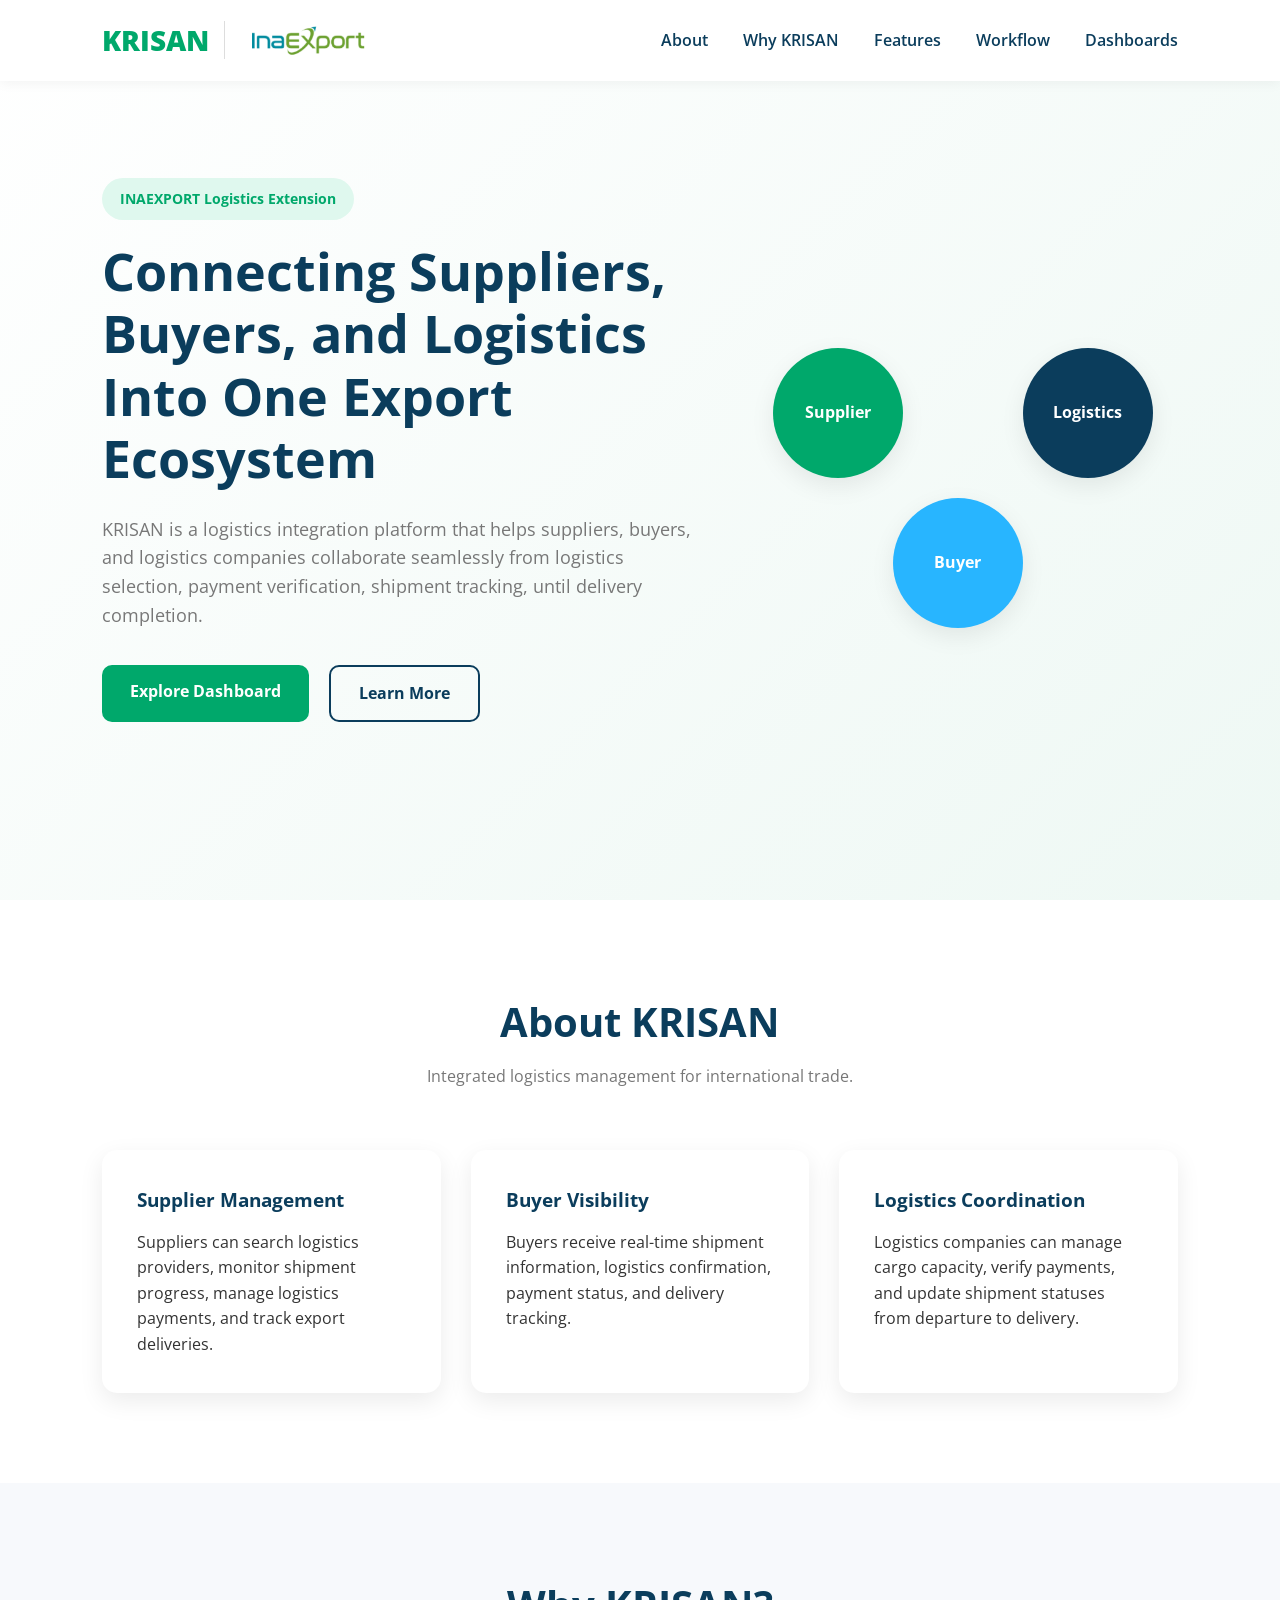
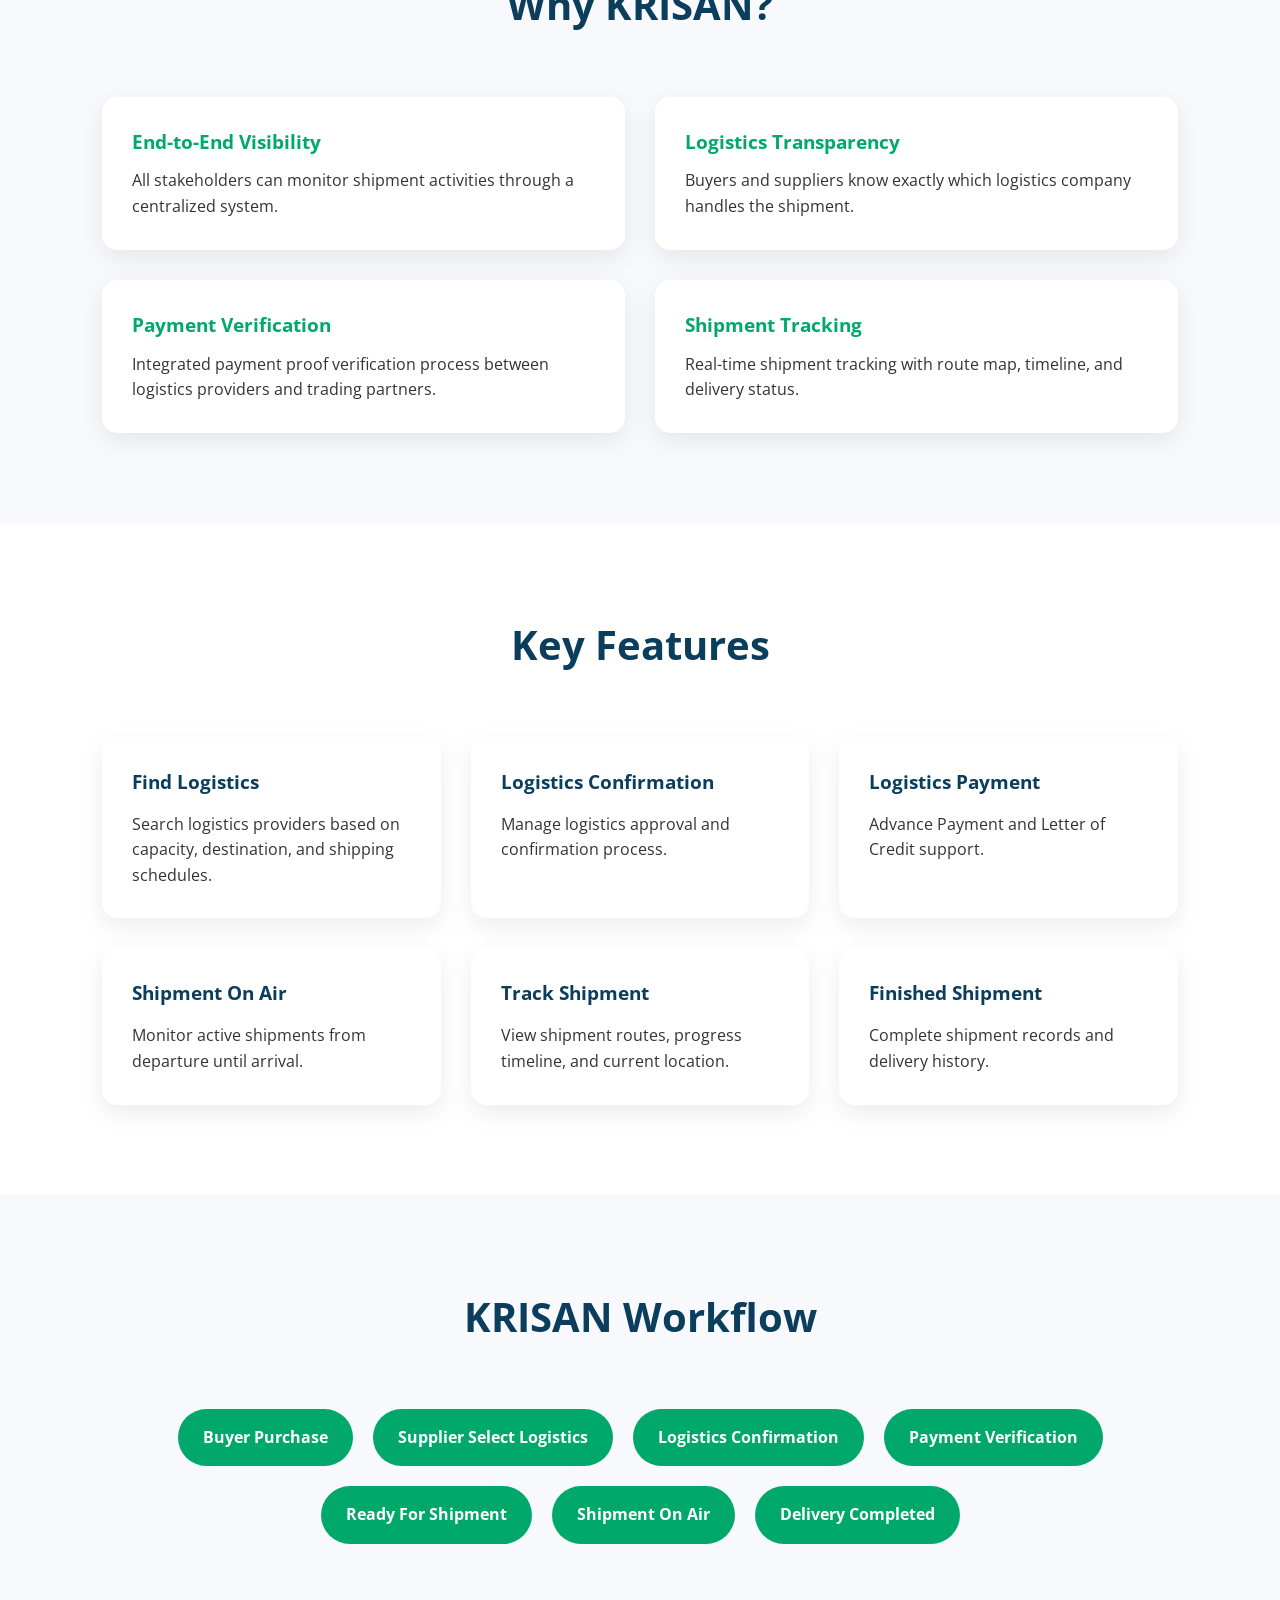
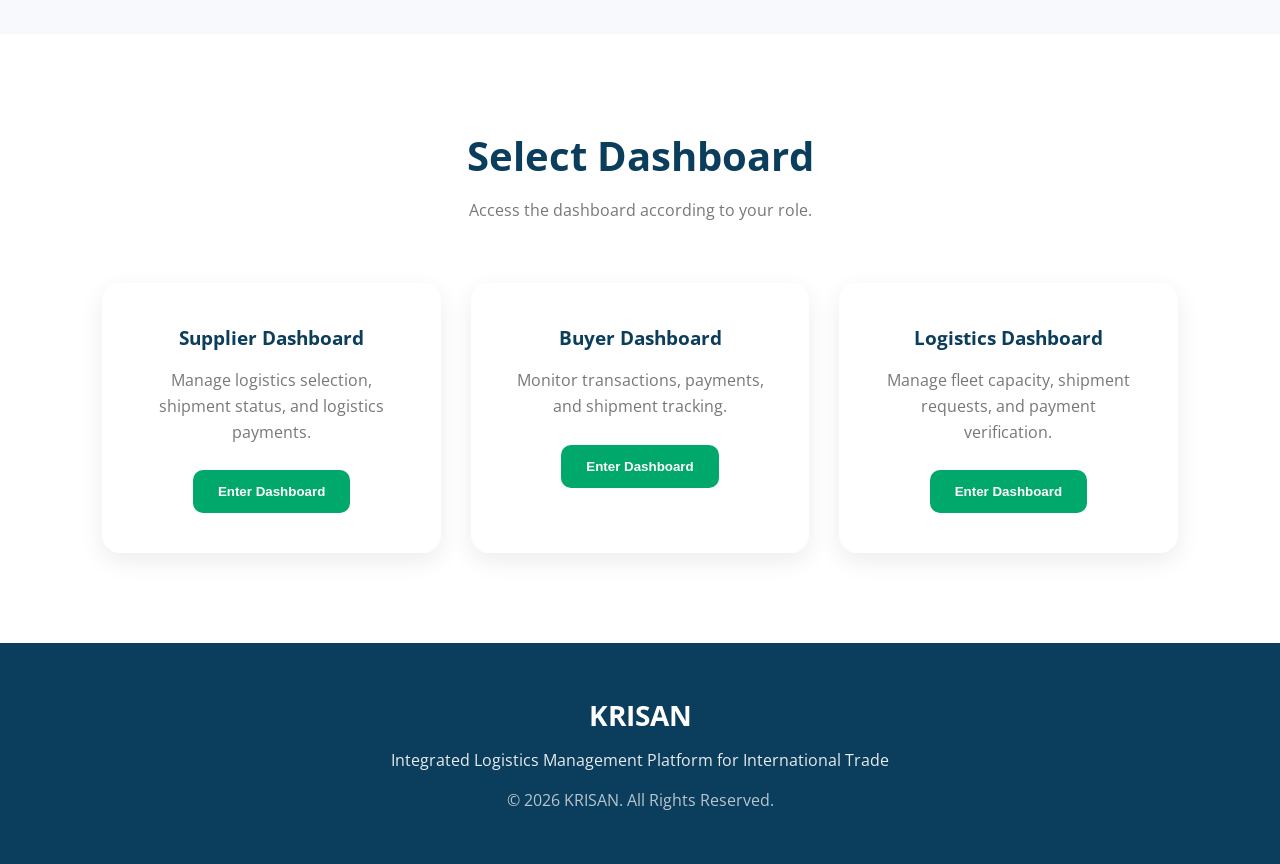
<file: index.html>
<!DOCTYPE html>
<html lang="en">
<head>
    <meta charset="UTF-8">
    <meta name="viewport" content="width=device-width, initial-scale=1.0">
    <title>KRISAN - Logistics Integration Platform</title>

    <!-- Open Sans -->
    <link href="https://fonts.googleapis.com/css2?family=Open+Sans:wght@300;400;500;600;700;800&display=swap" rel="stylesheet">

    <link rel="stylesheet" href="style.css">
</head>
<body>

    <!-- ================= NAVBAR ================= -->

    <nav class="navbar">

    <div class="nav-brand">
    <div class="logo">KRISAN</div>

    <div class="partner-logo">
        <img src="assets/images/inaexport.png"
             alt="InaExport"
             class="inaexport-logo">
    </div>
</div>

    <ul class="nav-links">
        <li><a href="#about">About</a></li>
        <li><a href="#why">Why KRISAN</a></li>
        <li><a href="#features">Features</a></li>
        <li><a href="#workflow">Workflow</a></li>
        <li><a href="#dashboards">Dashboards</a></li>
    </ul>

</nav>

    <!-- ================= HERO ================= -->

    <section class="hero">

        <div class="hero-content">

            <span class="hero-badge">
                INAEXPORT Logistics Extension
            </span>

            <h1>
                Connecting Suppliers, Buyers, and Logistics
                Into One Export Ecosystem
            </h1>

            <p>
                KRISAN is a logistics integration platform that helps
                suppliers, buyers, and logistics companies collaborate
                seamlessly from logistics selection, payment verification,
                shipment tracking, until delivery completion.
            </p>

            <div class="hero-buttons">
                <a href="#dashboards" class="btn-primary">
                    Explore Dashboard
                </a>

                <a href="#workflow" class="btn-secondary">
                    Learn More
                </a>
            </div>

        </div>

        <div class="hero-illustration">

            <div class="network-box">

                <div class="node supplier">
                    Supplier
                </div>

                <div class="node logistics">
                    Logistics
                </div>

                <div class="node buyer">
                    Buyer
                </div>

            </div>

        </div>

    </section>

    <!-- ================= ABOUT ================= -->

    <section id="about" class="section">

        <div class="section-header">
            <h2>About KRISAN</h2>
            <p>Integrated logistics management for international trade.</p>
        </div>

        <div class="about-grid">

            <div class="about-card">
                <h3>Supplier Management</h3>
                <p>
                    Suppliers can search logistics providers,
                    monitor shipment progress, manage logistics payments,
                    and track export deliveries.
                </p>
            </div>

            <div class="about-card">
                <h3>Buyer Visibility</h3>
                <p>
                    Buyers receive real-time shipment information,
                    logistics confirmation, payment status,
                    and delivery tracking.
                </p>
            </div>

            <div class="about-card">
                <h3>Logistics Coordination</h3>
                <p>
                    Logistics companies can manage cargo capacity,
                    verify payments, and update shipment statuses
                    from departure to delivery.
                </p>
            </div>

        </div>

    </section>

    <!-- ================= WHY KRISAN ================= -->

    <section id="why" class="section light">

        <div class="section-header">
            <h2>Why KRISAN?</h2>
        </div>

        <div class="why-container">

            <div class="why-item">
                <h3>End-to-End Visibility</h3>
                <p>
                    All stakeholders can monitor shipment activities
                    through a centralized system.
                </p>
            </div>

            <div class="why-item">
                <h3>Logistics Transparency</h3>
                <p>
                    Buyers and suppliers know exactly which logistics
                    company handles the shipment.
                </p>
            </div>

            <div class="why-item">
                <h3>Payment Verification</h3>
                <p>
                    Integrated payment proof verification process
                    between logistics providers and trading partners.
                </p>
            </div>

            <div class="why-item">
                <h3>Shipment Tracking</h3>
                <p>
                    Real-time shipment tracking with route map,
                    timeline, and delivery status.
                </p>
            </div>

        </div>

    </section>

    <!-- ================= FEATURES ================= -->

    <section id="features" class="section">

        <div class="section-header">
            <h2>Key Features</h2>
        </div>

        <div class="features-grid">

            <div class="feature-card">
                <h3>Find Logistics</h3>
                <p>
                    Search logistics providers based on capacity,
                    destination, and shipping schedules.
                </p>
            </div>

            <div class="feature-card">
                <h3>Logistics Confirmation</h3>
                <p>
                    Manage logistics approval and confirmation process.
                </p>
            </div>

            <div class="feature-card">
                <h3>Logistics Payment</h3>
                <p>
                    Advance Payment and Letter of Credit support.
                </p>
            </div>

            <div class="feature-card">
                <h3>Shipment On Air</h3>
                <p>
                    Monitor active shipments from departure until arrival.
                </p>
            </div>

            <div class="feature-card">
                <h3>Track Shipment</h3>
                <p>
                    View shipment routes, progress timeline,
                    and current location.
                </p>
            </div>

            <div class="feature-card">
                <h3>Finished Shipment</h3>
                <p>
                    Complete shipment records and delivery history.
                </p>
            </div>

        </div>

    </section>

    <!-- ================= WORKFLOW ================= -->

    <section id="workflow" class="section light">

        <div class="section-header">
            <h2>KRISAN Workflow</h2>
        </div>

        <div class="workflow">

            <div class="workflow-step">
                Buyer Purchase
            </div>

            <div class="workflow-step">
                Supplier Select Logistics
            </div>

            <div class="workflow-step">
                Logistics Confirmation
            </div>

            <div class="workflow-step">
                Payment Verification
            </div>

            <div class="workflow-step">
                Ready For Shipment
            </div>

            <div class="workflow-step">
                Shipment On Air
            </div>

            <div class="workflow-step">
                Delivery Completed
            </div>

        </div>

    </section>

    <!-- ================= DASHBOARDS ================= -->

    <section id="dashboards" class="section">

        <div class="section-header">
            <h2>Select Dashboard</h2>
            <p>
                Access the dashboard according to your role.
            </p>
        </div>

        <div class="dashboard-grid">

            <div class="dashboard-card">

                <h3>Supplier Dashboard</h3>

                <p>
                    Manage logistics selection, shipment status,
                    and logistics payments.
                </p>

                <button onclick="goSupplier()">
                    Enter Dashboard
                </button>

            </div>

            <div class="dashboard-card">

                <h3>Buyer Dashboard</h3>

                <p>
                    Monitor transactions, payments,
                    and shipment tracking.
                </p>

                <button onclick="goBuyer()">
                    Enter Dashboard
                </button>

            </div>

            <div class="dashboard-card">

                <h3>Logistics Dashboard</h3>

                <p>
                    Manage fleet capacity, shipment requests,
                    and payment verification.
                </p>
                
                <button onclick="goLogistics()">
                    Enter Dashboard
                </button>

            </div>

        </div>

    </section>

    <!-- ================= FOOTER ================= -->

    <footer>

        <h3>KRISAN</h3>

        <p>
            Integrated Logistics Management Platform for International Trade
        </p>

        <p class="copyright">
            © 2026 KRISAN. All Rights Reserved.
        </p>

    </footer>

    <script src="script.js"></script>

</body>
</html>
</file>
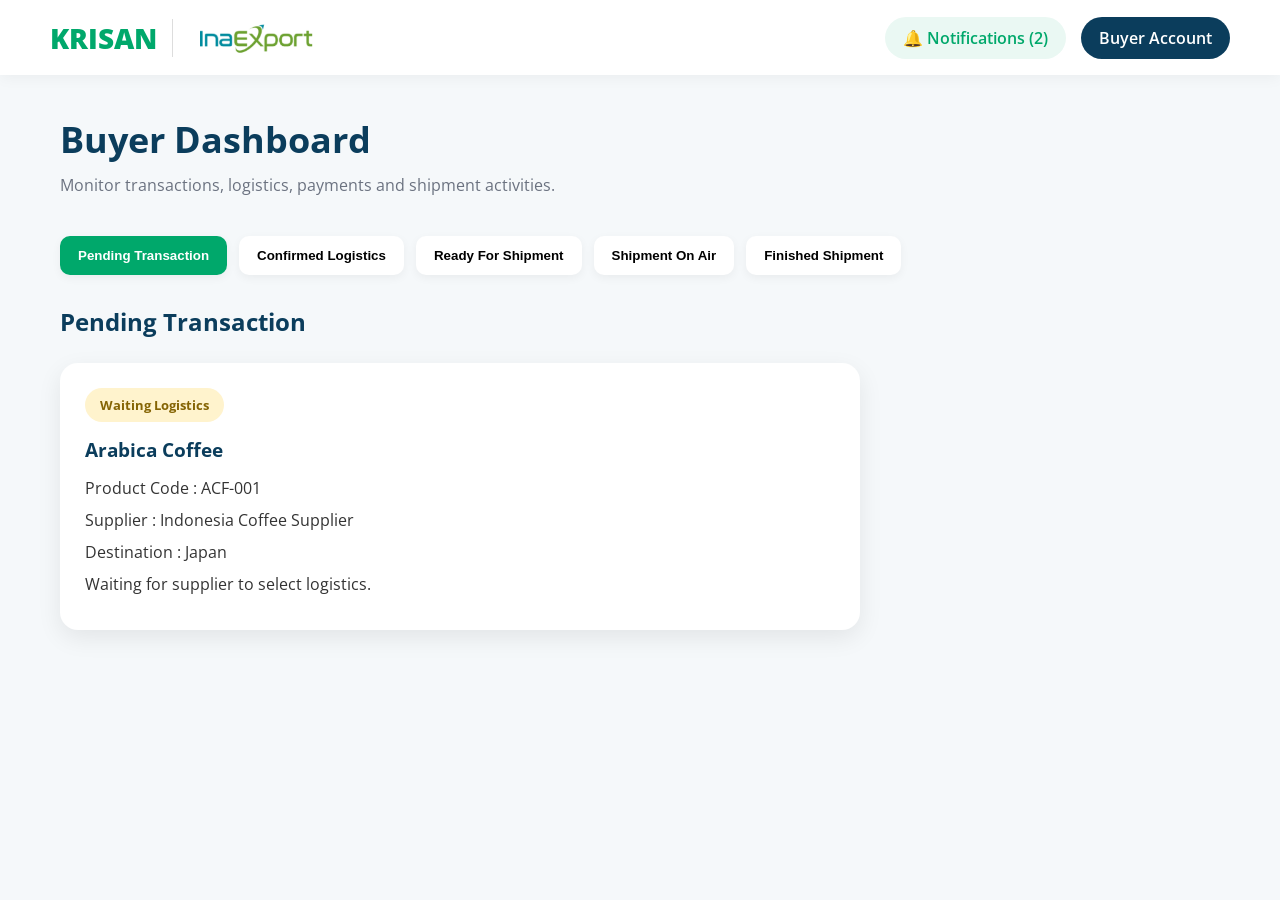
<file: buyer-dashboard/index.html>
<!DOCTYPE html>
<html lang="en">

<head>

    <meta charset="UTF-8">

    <meta name="viewport"
        content="width=device-width, initial-scale=1.0">

    <title>
        Buyer Dashboard | KRISAN
    </title>

    <link href="https://fonts.googleapis.com/css2?family=Open+Sans:wght@300;400;500;600;700;800&display=swap"
        rel="stylesheet">

    <link rel="stylesheet" href="style.css">

</head>

<body>

    <!-- ================= NAVBAR ================= -->

    <nav class="navbar">

    <div class="nav-brand">
        <div class="logo">
            KRISAN
        </div>

        <div class="partner-logo">
            <img src="../assets/images/inaexport.png"
                 alt="InaExport"
                 class="inaexport-logo">
        </div>
    </div>

    <div class="nav-right">
        <div class="notification">
            🔔 Notifications
        </div>

        <div class="profile">
            Buyer Account
        </div>
    </div>

</nav>

    <!-- ================= HEADER ================= -->

    <section class="dashboard-header">

        <h1>
            Buyer Dashboard
        </h1>

        <p>
            Monitor transactions, logistics,
            payments and shipment activities.
        </p>

    </section>

    <!-- ================= MENU ================= -->

    <section class="dashboard-menu">

        <button class="menu-btn active"
            data-target="pending">

            Pending Transaction

        </button>

        <button class="menu-btn"
            data-target="confirmed">

            Confirmed Logistics

        </button>

        <button class="menu-btn"
            data-target="ready">

            Ready For Shipment

        </button>

        <button class="menu-btn"
            data-target="onair">

            Shipment On Air

        </button>

        <button class="menu-btn"
            data-target="finished">

            Finished Shipment

        </button>

    </section>

    <!-- ====================================== -->
    <!-- PENDING TRANSACTION -->
    <!-- ====================================== -->

    <section id="pending"
        class="dashboard-section active-section">

        <h2>
            Pending Transaction
        </h2>

        <div class="goods-card">

            <span class="status waiting">

                Waiting Logistics

            </span>

            <h3>
                Arabica Coffee
            </h3>

            <p>
                Product Code :
                ACF-001
            </p>

            <p>
                Supplier :
                Indonesia Coffee Supplier
            </p>

            <p>
                Destination :
                Japan
            </p>

            <p>
                Waiting for supplier to select logistics.
            </p>

        </div>

    </section>

    <!-- ====================================== -->
    <!-- CONFIRMED LOGISTICS -->
    <!-- ====================================== -->

    <section id="confirmed" class="dashboard-section">

    <div class="double-section">

        <div class="confirmed-card">

            <h2>Confirmed Logistics</h2>

            <div class="info-card">

                <h3>Arabica Coffee</h3>

                <p>Product Code : ACF-001</p>

                <p>Buyer : Tokyo Trading Ltd.</p>

                <hr>

                <h4>Logistics Information</h4>

                <p>Logistics : Ship A</p>

                <p>Departure Date : 15 June 2026</p>

                <p>ETA Arrival : 25 June 2026</p>

            </div>

        </div>

        <div class="payment-card-wrapper">

            <h2>Logistics Payment</h2>

            <div class="payment-card">

                <p>
                    <strong>Payment Responsibility:</strong>
                    Supplier Pays Logistics
                </p>

                <label>Payment Method</label>

                <select>
                    <option>Advance Payment</option>
                    <option>Letter Of Credit</option>
                </select>

                <label>Upload Payment Proof</label>

                <input type="file">

                <div class="warning">
                    Please upload payment proof
                    before departure date.
                </div>

                <button class="submit-btn">
                    Submit Payment
                </button>

            </div>

        </div>

    </div>

</section>

    <!-- ====================================== -->
    <!-- READY -->
    <!-- ====================================== -->

    <section id="ready"
        class="dashboard-section">

        <h2>
            Ready For Shipment
        </h2>

        <div class="info-card">

            <span class="status confirmed">

                Ready For Shipment

            </span>

            <h3>
                Arabica Coffee
            </h3>

            <p>
                Logistics :
                Ship A
            </p>

            <p>
                Payment verified.
            </p>

            <p>
                Waiting departure schedule
                or full capacity.
            </p>

        </div>

    </section>

    <!-- ====================================== -->
    <!-- ON AIR -->
    <!-- ====================================== -->

    <section id="onair"
        class="dashboard-section">

        <h2>
            Shipment On Air
        </h2>

        <div class="info-card">

            <span class="status confirmed">

                In Transit

            </span>

            <h3>
                Arabica Coffee
            </h3>

            <p>
                Logistics :
                Ship A
            </p>

            <p>
                ETA :
                25 June 2026
            </p>

            <button class="track-btn">

                Track Shipment

            </button>

        </div>

    </section>

    <!-- ====================================== -->
    <!-- FINISHED -->
    <!-- ====================================== -->

    <section id="finished"
        class="dashboard-section">

        <h2>
            Finished Shipment
        </h2>

        <div class="info-card">

            <span class="status delivered">

                Delivered

            </span>

            <h3>
                Arabica Coffee
            </h3>

            <p>
                Delivered Date :
                25 June 2026
            </p>

        </div>

    </section>

    <!-- ====================================== -->
    <!-- TRACKING MODAL -->
    <!-- ====================================== -->

    <div id="trackingModal" class="modal">

    <div class="modal-content">

        <span class="close-track">&times;</span>

        <h2>Shipment Tracking</h2>

        <!-- MAP AREA (GOOGLE MAPS) -->
        <div class="map-placeholder">

            <iframe
                src="https://www.google.com/maps/embed?pb=!1m18!1m12!1m3!1d253840.4913203938!2d106.689431!3d-6.2293867!2m3!1f0!2f0!3f0!3m2!1i1024!2i768!4f13.1!3m3!1m2!1s0x2e69f3e0c1a7f6d7%3A0x401576d14fed400!2sJakarta!5e0!3m2!1sen!2sid!4v0000000000000"
                width="100%"
                height="300"
                style="border:0; border-radius:12px;"
                allowfullscreen=""
                loading="lazy"
                referrerpolicy="no-referrer-when-downgrade">
            </iframe>

        </div>

        <!-- TIMELINE -->
        <div class="tracking-timeline">

            <div>📍 Jakarta Port</div>
            <div>🚢 Singapore Waters</div>
            <div>🎯 Singapore Port</div>
            <div>🏡 Buyer Warehouse</div>

        </div>

    </div>

</div>
    <script src="app.js"></script>

</body>

</html>
</file>
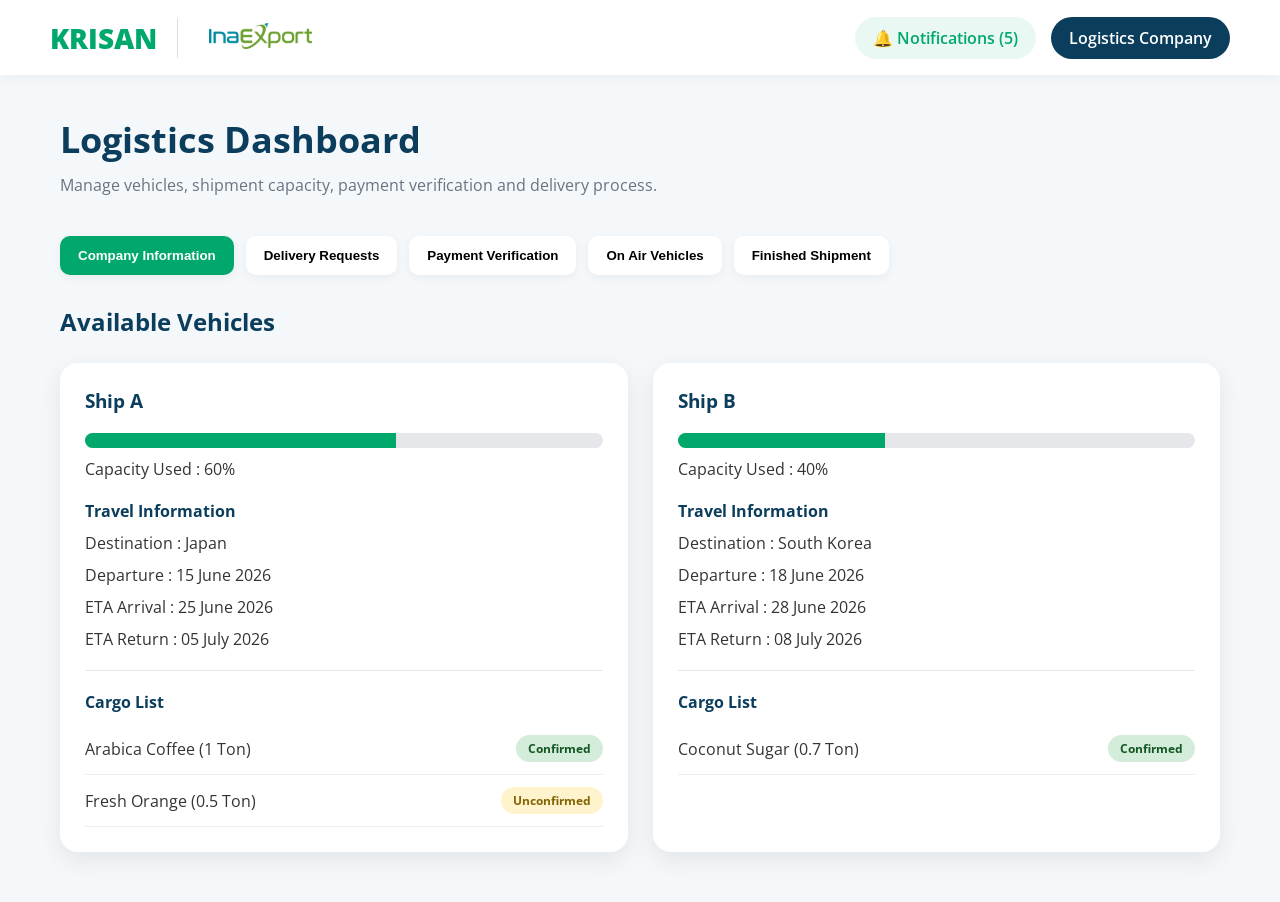
<file: logistics-dashboard/index.html>
<!DOCTYPE html>
<html lang="en">

<head>

    <meta charset="UTF-8">

    <meta name="viewport"
        content="width=device-width, initial-scale=1.0">

    <title>
        Logistics Dashboard | KRISAN
    </title>

    <link href="https://fonts.googleapis.com/css2?family=Open+Sans:wght@300;400;500;600;700;800&display=swap"
        rel="stylesheet">

    <link rel="stylesheet"
        href="style.css">

</head>

<div id="toast" class="toast"></div>

<body>

    <!-- ====================================== -->
    <!-- NAVBAR -->
    <!-- ====================================== -->

    <nav class="navbar">

    <div class="nav-brand">
    <div class="logo">KRISAN</div>

    <div class="partner-logo">
        <img src="../assets/images/inaexport.png"
             alt="InaExport"
             class="inaexport-logo">
    </div>
</div>

        <div class="nav-right">

            <div class="notification">
                🔔 Notifications
            </div>

            <div class="profile">
                Logistics Company
            </div>

        </div>

    </nav>

    <!-- ====================================== -->
    <!-- HEADER -->
    <!-- ====================================== -->

    <section class="dashboard-header">

        <h1>
            Logistics Dashboard
        </h1>

        <p>

            Manage vehicles, shipment capacity,
            payment verification and delivery process.

        </p>

    </section>

    <!-- ====================================== -->
    <!-- MENU -->
    <!-- ====================================== -->

    <section class="dashboard-menu">

        <button class="menu-btn active"
            data-target="company">

            Company Information

        </button>

        <button class="menu-btn"
            data-target="delivery-request">

            Delivery Requests
        </button>

        <button class="menu-btn"
            data-target="verification">

            Payment Verification

        </button>

        <button class="menu-btn"
            data-target="onair">

            On Air Vehicles

        </button>

        <button class="menu-btn"
            data-target="finished">

            Finished Shipment

        </button>

    </section>

    <!-- ====================================== -->
    <!-- COMPANY INFORMATION -->
    <!-- ====================================== -->

    <section id="company"
        class="dashboard-section active-section">

        <h2>
            Available Vehicles
        </h2>

        <div class="card-grid">

            <!-- SHIP A -->

            <div class="ship-card">

                <h3>
                    Ship A
                </h3>

                <div class="capacity">

                    <div class="capacity-bar">

                        <div class="capacity-fill"
                            style="width:60%">
                        </div>

                    </div>

                    <p>
                        Capacity Used :
                        60%
                    </p>

                </div>

                <h4>
                    Travel Information
                </h4>

                <p>
                    Destination :
                    Japan
                </p>

                <p>
                    Departure :
                    15 June 2026
                </p>

                <p>
                    ETA Arrival :
                    25 June 2026
                </p>

                <p>
                    ETA Return :
                    05 July 2026
                </p>

                <hr>

                <h4>
                    Cargo List
                </h4>

                <ul class="cargo-list">

                    <li>

                        Arabica Coffee
                        (1 Ton)

                        <span class="confirmed">
                            Confirmed
                        </span>

                    </li>

                    <li>

                        Fresh Orange
                        (0.5 Ton)

                        <span class="waiting">
                            Unconfirmed
                        </span>

                    </li>

                </ul>

            </div>

            <!-- SHIP B -->

            <div class="ship-card">

                <h3>
                    Ship B
                </h3>

                <div class="capacity">

                    <div class="capacity-bar">

                        <div class="capacity-fill"
                            style="width:40%">
                        </div>

                    </div>

                    <p>
                        Capacity Used :
                        40%
                    </p>

                </div>

                <h4>
                    Travel Information
                </h4>

                <p>
                    Destination :
                    South Korea
                </p>

                <p>
                    Departure :
                    18 June 2026
                </p>

                <p>
                    ETA Arrival :
                    28 June 2026
                </p>

                <p>
                    ETA Return :
                    08 July 2026
                </p>

                <hr>

                <h4>
                    Cargo List
                </h4>

                <ul class="cargo-list">

                    <li>

                        Coconut Sugar
                        (0.7 Ton)

                        <span class="confirmed">
                            Confirmed
                        </span>

                    </li>

                </ul>

            </div>

        </div>

    </section>

    <!-- ====================================== -->
    <!-- PAYMENT VERIFICATION -->
    <!-- ====================================== -->

    <section id="verification"
        class="dashboard-section">

        <h2>
            Payment Verification
        </h2>

        <div class="verification-card">

            <h3>
                Arabica Coffee
            </h3>

            <p>
                Product Code :
                ACF-001
            </p>

            <p>
                Logistics :
                Ship A
            </p>

            <p>
                Payment By :
                Buyer
            </p>

            <p>
                Payment Method :
                Advance Payment
            </p>

            <button class="invoice-btn">

                View Payment Proof

            </button>

            <div class="verification-action">

                <button class="approve-btn">

                    Approve Payment

                </button>

                <button class="reject-btn">

                    Reject Payment

                </button>

            </div>

        </div>

    </section>

    <!-- ====================================== -->
    <!-- DELIVERY REQUESTS -->
    <!-- ====================================== -->
    <section id="delivery-request"
        class="dashboard-section">

        <h2>
            Delivery Requests
        </h2>

        <div class="verification-card">

            <h3>
                Arabica Coffee
            </h3>

            <p><strong>Product Code:</strong> ACF-001</p>

                <p><strong>supplier:</strong> Indonesia Coffee Supplier</p>

                <p><strong>Buyer:</strong> Tokyo Trading Ltd.</p>

                <p><strong>Destination:</strong> Japan</p>

                <p><strong>Weight:</strong> 1 Ton</p>

                <p><strong>Incoterms:</strong> EXW</p>

            <div class="button-container">
            <button class="btn btn-approve delivery-approve-btn">Approve Delivery</button>
            <button class="btn btn-reject delivery-reject-btn">Reject Delivery</button>
</div>

    </section>


    <!-- ====================================== -->
    <!-- ON AIR VEHICLES -->
    <!-- ====================================== -->

    <section id="onair"
        class="dashboard-section">

        <h2>
            On Air Vehicles
        </h2>

        <div class="ship-card">

            <h3>
                Ship C
            </h3>

            <div class="capacity">

                <div class="capacity-bar">

                    <div class="capacity-fill"
                        style="width:100%">
                    </div>

                </div>

                <p>
                    Capacity Used :
                    100%
                </p>

            </div>

            <h4>
                Travel Information
            </h4>

            <p>
                Destination :
                Japan
            </p>

            <p>
                Departure :
                10 June 2026
            </p>

            <p>
                ETA Arrival :
                20 June 2026
            </p>

            <p>
                ETA Return :
                30 June 2026
            </p>

            <hr>

            <h4>
                Cargo List
            </h4>

            <ul class="cargo-list">

                <li>

                    Arabica Coffee
                    (ACF-001)

                </li>

                <li>

                    Coconut Sugar
                    (CSG-100)

                </li>

            </ul>

            <button class="track-btn">

                Track Shipment

            </button>

        </div>

    </section>

    <!-- ====================================== -->
    <!-- FINISHED SHIPMENT -->
    <!-- ====================================== -->

    <section id="finished"
        class="dashboard-section">

        <h2>
            Finished Shipment
        </h2>

        <div class="finished-card">

            <span class="delivered">

                Delivered

            </span>

            <h3>
                Arabica Coffee
            </h3>

            <p>
                Product Code :
                ACF-001
            </p>

            <p>
                Destination :
                Japan
            </p>

            <p>
                Delivered :
                25 June 2026
            </p>

        </div>

    </section>

    <!-- ====================================== -->
    <!-- TRACKING MODAL -->
    <!-- ====================================== -->

    <div id="trackingModal" class="modal">

    <div class="modal-content">

        <span class="close-track">&times;</span>

        <h2>Shipment Tracking</h2>

        <!-- MAP AREA (GOOGLE MAPS) -->
        <div class="map-placeholder">

            <iframe
                src="https://www.google.com/maps/embed?pb=!1m18!1m12!1m3!1d253840.4913203938!2d106.689431!3d-6.2293867!2m3!1f0!2f0!3f0!3m2!1i1024!2i768!4f13.1!3m3!1m2!1s0x2e69f3e0c1a7f6d7%3A0x401576d14fed400!2sJakarta!5e0!3m2!1sen!2sid!4v0000000000000"
                width="100%"
                height="300"
                style="border:0; border-radius:12px;"
                allowfullscreen=""
                loading="lazy"
                referrerpolicy="no-referrer-when-downgrade">
            </iframe>

        </div>

        <!-- TIMELINE -->
        <div class="tracking-timeline">

            <div>📍 Jakarta Port</div>
            <div>🚢 Singapore Waters</div>
            <div>🎯 Singapore Port</div>
            <div>🏡 Buyer Warehouse</div>

        </div>

    </div>

</div>

    <script src="app.js"></script>

</body>

</html>
</file>
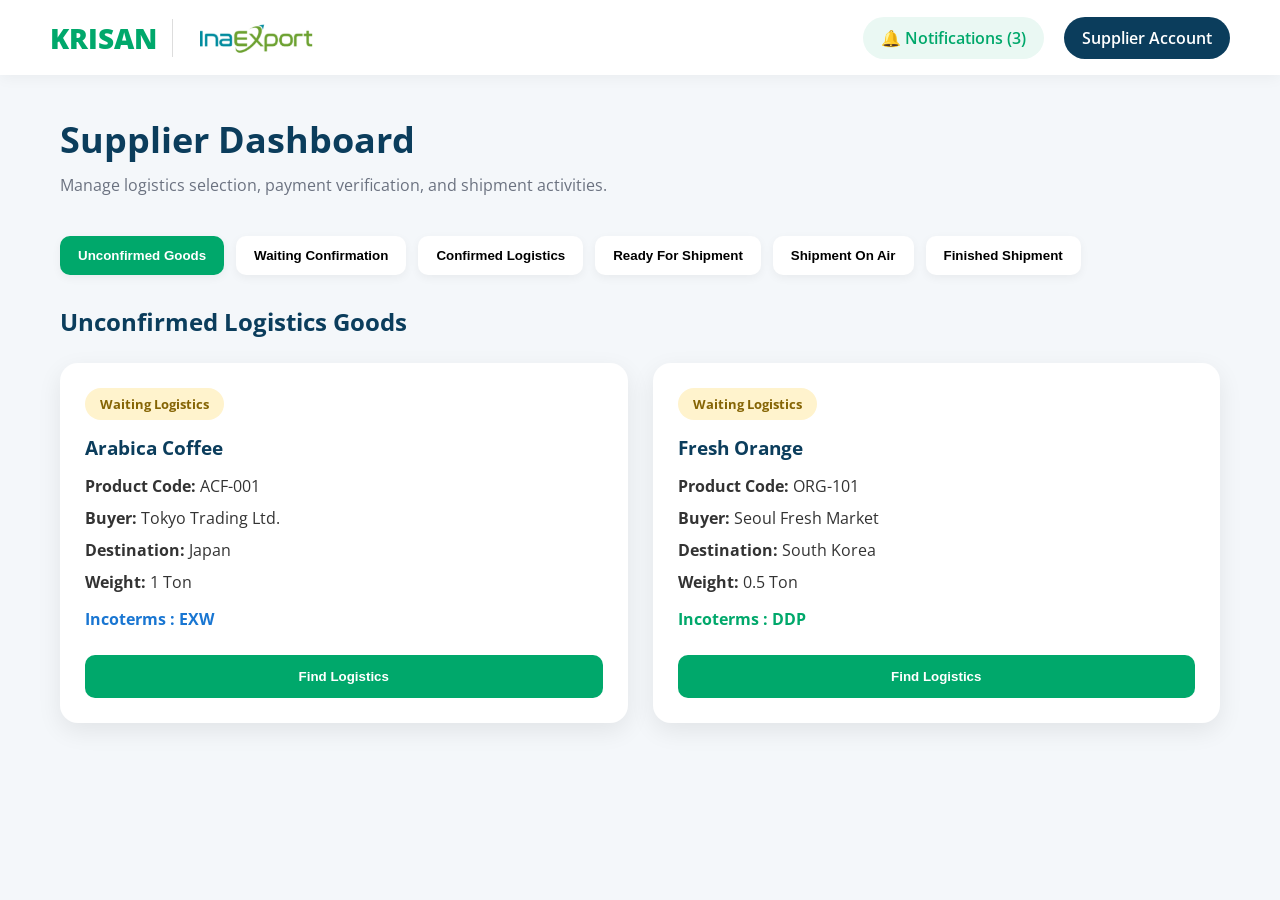
<file: supplier-dashboard/index.html>
<!DOCTYPE html>
<html lang="en">

<head>
    <meta charset="UTF-8">
    <meta name="viewport" content="width=device-width, initial-scale=1.0">
    <title>Supplier Dashboard | KRISAN</title>

    <link href="https://fonts.googleapis.com/css2?family=Open+Sans:wght@300;400;500;600;700;800&display=swap"
        rel="stylesheet">

    <link rel="stylesheet" href="style.css">
</head>

<body>

    <!-- ================= NAVBAR ================= -->

    <nav class="navbar">

    <div class="nav-brand">
        <div class="logo">
            KRISAN
        </div>

        <div class="partner-logo">
            <img src="../assets/images/inaexport.png"
                 alt="InaExport"
                 class="inaexport-logo">
        </div>
    </div>

    <div class="nav-right">
        <div class="notification">
            🔔 Notifications
        </div>

        <div class="profile">
            Supplier Account
        </div>
    </div>

</nav>


    <!-- ================= HEADER ================= -->

    <section class="dashboard-header">

        <h1>Supplier Dashboard</h1>

        <p>
            Manage logistics selection, payment verification,
            and shipment activities.
        </p>

    </section>

    <!-- ================= MENU TAB ================= -->

    <section class="dashboard-menu">

        <button class="menu-btn active" data-target="unconfirmed">
            Unconfirmed Goods
        </button>

        <button class="menu-btn" data-target="waiting">
            Waiting Confirmation
        </button>

        <button class="menu-btn" data-target="confirmed">
            Confirmed Logistics
        </button>

        <button class="menu-btn" data-target="ready">
            Ready For Shipment
        </button>

        <button class="menu-btn" data-target="onair">
            Shipment On Air
        </button>

        <button class="menu-btn" data-target="finished">
            Finished Shipment
        </button>

    </section>

    <!-- ================================================= -->
    <!-- UNCONFIRMED GOODS -->
    <!-- ================================================= -->

    <section id="unconfirmed" class="dashboard-section active-section">

        <h2>Unconfirmed Logistics Goods</h2>

        <div class="card-grid">

            <!-- EXW -->

            <div class="goods-card">

                <span class="status waiting">
                    Waiting Logistics
                </span>

                <h3>Arabica Coffee</h3>

                <p><strong>Product Code:</strong> ACF-001</p>

                <p><strong>Buyer:</strong> Tokyo Trading Ltd.</p>

                <p><strong>Destination:</strong> Japan</p>

                <p><strong>Weight:</strong> 1 Ton</p>

                <p class="incoterm exw">
                    Incoterms : EXW
                </p>

                <button class="find-btn">
                    Find Logistics
                </button>

            </div>

            <!-- DDP -->

            <div class="goods-card">

                <span class="status waiting">
                    Waiting Logistics
                </span>

                <h3>Fresh Orange</h3>

                <p><strong>Product Code:</strong> ORG-101</p>

                <p><strong>Buyer:</strong> Seoul Fresh Market</p>

                <p><strong>Destination:</strong> South Korea</p>

                <p><strong>Weight:</strong> 0.5 Ton</p>

                <p class="incoterm ddp">
                    Incoterms : DDP
                </p>

                <button class="find-btn">
                    Find Logistics
                </button>

            </div>

        </div>

    </section>

    <!-- ================================================= -->
    <!-- WAITING CONFIRMATION -->
    <!-- ================================================= -->

    <section id="waiting" class="dashboard-section">

        <h2>Waiting Logistics Confirmation</h2>

        <div class="info-card">

            <span class="status waiting">
                Waiting Logistics Approval
            </span>

            <h3>Arabica Coffee</h3>

            <p>Selected Logistics : Ship A</p>

            <p>Destination : Japan</p>

            <p>
                We already notified Ship A.
                Please wait for logistics confirmation.
            </p>

        </div>

    </section>

    <!-- ================================================= -->
    <!-- CONFIRMED LOGISTICS -->
    <!-- ================================================= -->
<section id="confirmed" class="dashboard-section">

    <div class="double-section">

        <div class="confirmed-card">

            <h2>Confirmed Logistics</h2>

            <div class="info-card">

                <h3>Arabica Coffee</h3>

                <p>Product Code : ACF-001</p>

                <p>Buyer : Tokyo Trading Ltd.</p>

                <hr>

                <h4>Logistics Information</h4>

                <p>Logistics : Ship A</p>

                <p>Departure Date : 15 June 2026</p>

                <p>ETA Arrival : 25 June 2026</p>

            </div>

        </div>

        <div class="payment-card-wrapper">

            <h2>Logistics Payment</h2>

            <div class="payment-card">

                <p>
                    <strong>Payment Responsibility:</strong>
                    Supplier Pays Logistics
                </p>

                <label>Payment Method</label>

                <select>
                    <option>Advance Payment</option>
                    <option>Letter Of Credit</option>
                </select>

                <label>Upload Payment Proof</label>

                <input type="file">

                <div class="warning">
                    Please upload payment proof
                    before departure date.
                </div>

                <button class="submit-btn">
                    Submit Payment
                </button>

            </div>

        </div>

    </div>

</section>
    <!-- ================================================= -->
    <!-- READY FOR SHIPMENT -->
    <!-- ================================================= -->

    <section id="ready" class="dashboard-section">

        <h2>Ready For Shipment</h2>

        <div class="info-card">

            <span class="status confirmed">
                Ready For Shipment
            </span>

            <h3>Arabica Coffee</h3>

            <p>Logistics : Ship A</p>

            <p>
                Waiting for full capacity
                or departure schedule.
            </p>

        </div>

    </section>

    <!-- ================================================= -->
    <!-- SHIPMENT ON AIR -->
    <!-- ================================================= -->

    <section id="onair" class="dashboard-section">

        <h2>Shipment On Air</h2>

        <div class="info-card">

            <span class="status confirmed">
                In Transit
            </span>

            <h3>Arabica Coffee</h3>

            <p>Logistics : Ship A</p>

            <p>ETA Arrival : 25 June 2026</p>

            <button class="track-btn">
                Track Shipment
            </button>

        </div>

    </section>

    <!-- ================================================= -->
    <!-- FINISHED SHIPMENT -->
    <!-- ================================================= -->

    <section id="finished" class="dashboard-section">

        <h2>Finished Shipment</h2>

        <div class="info-card">

            <span class="status delivered">
                Delivered
            </span>

            <h3>Arabica Coffee</h3>

            <p>Destination : Japan</p>

            <p>Delivered Date : 25 June 2026</p>

        </div>

    </section>

    <!-- ================================================= -->
    <!-- PAYMENT -->
    <!-- ================================================= -->

    

    <!-- ================================================= -->
    <!-- FIND LOGISTICS MODAL -->
    <!-- ================================================= -->

    <div id="logisticsModal" class="modal">

        <div class="modal-content">

            <span class="close">&times;</span>

            <h2>Recommended Logistics</h2>

            <div class="card-grid">

                <div class="logistics-card">

                    <h3>Ship A</h3>

                    <p>Full Capacity : 5 Ton</p>

                    <p>Available Capacity : 2 Ton</p>

                    <p>Departure : 15 June 2026</p>

                    <p>ETA : 25 June 2026</p>

                    <button>
                        Select
                    </button>

                </div>

                <div class="logistics-card">

                    <h3>Ship B</h3>

                    <p>Full Capacity : 10 Ton</p>

                    <p>Available Capacity : 4 Ton</p>

                    <p>Departure : 18 June 2026</p>

                    <p>ETA : 30 June 2026</p>

                    <button>
                        Select
                    </button>

                </div>

            </div>

        </div>

    </div>

    <!-- ================================================= -->
    <!-- TRACK SHIPMENT MODAL -->
    <!-- ================================================= -->

    <div id="trackingModal" class="modal">

    <div class="modal-content">

        <span class="close-track">&times;</span>

        <h2>Shipment Tracking</h2>

        <!-- MAP AREA (GOOGLE MAPS) -->
        <div class="map-placeholder">

            <iframe
                src="https://www.google.com/maps/embed?pb=!1m18!1m12!1m3!1d253840.4913203938!2d106.689431!3d-6.2293867!2m3!1f0!2f0!3f0!3m2!1i1024!2i768!4f13.1!3m3!1m2!1s0x2e69f3e0c1a7f6d7%3A0x401576d14fed400!2sJakarta!5e0!3m2!1sen!2sid!4v0000000000000"
                width="100%"
                height="300"
                style="border:0; border-radius:12px;"
                allowfullscreen=""
                loading="lazy"
                referrerpolicy="no-referrer-when-downgrade">
            </iframe>

        </div>

        <!-- TIMELINE -->
        <div class="tracking-timeline">

            <div>📍 Jakarta Port</div>
            <div>🚢 Singapore Waters</div>
            <div>🎯 Singapore Port</div>
            <div>🏡 Buyer Warehouse</div>

        </div>

    </div>

</div>

    <script src="app.js"></script>

</body>

</html>
</file>
<file: style.css>
/* =========================
   ROOT
========================= */

:root{
    --primary:#00A86B;
    --primary-dark:#008c59;
    --secondary:#0B3D5C;
    --light:#F7F9FC;
    --white:#FFFFFF;
    --text:#333333;
    --gray:#777777;
    --shadow:0 8px 25px rgba(0,0,0,0.08);
}

*{
    margin:0;
    padding:0;
    box-sizing:border-box;
}

html{
    scroll-behavior:smooth;
}

body{
    font-family:'Open Sans',sans-serif;
    color:var(--text);
    background:#fff;
    line-height:1.6;
}

/* =========================
   NAVBAR
========================= */

.navbar{
    position:fixed;
    top:0;
    left:0;
    width:100%;
    background:white;
    display:flex;
    justify-content:space-between;
    align-items:center;
    padding:18px 8%;
    z-index:1000;
    box-shadow:0 2px 12px rgba(0,0,0,0.05);
}

.logo{
    font-size:28px;
    font-weight:800;
    color:var(--primary);
}

.nav-brand{
    display:flex;
    align-items:center;
    gap:15px;
}

.inaexport-logo{
    height:38px;
    width:auto;
    display:block;
    padding-left:15px;
    border-left:1px solid #ddd;
}

.nav-links{
    display:flex;
    list-style:none;
    gap:35px;
}

.nav-links a{
    text-decoration:none;
    color:var(--secondary);
    font-weight:600;
    transition:.3s;
}

.nav-links a:hover{
    color:var(--primary);
}

/* =========================
   HERO
========================= */

.hero{
    min-height:100vh;
    display:flex;
    align-items:center;
    justify-content:space-between;
    padding:120px 8%;
    background:linear-gradient(
        135deg,
        #ffffff,
        #eef8f4
    );
}

.hero-content{
    width:55%;
}

.hero-badge{
    display:inline-block;
    background:#dff8ee;
    color:var(--primary);
    padding:10px 18px;
    border-radius:30px;
    font-size:14px;
    font-weight:700;
    margin-bottom:20px;
}

.hero-content h1{
    font-size:52px;
    line-height:1.2;
    color:var(--secondary);
    margin-bottom:25px;
}

.hero-content p{
    font-size:18px;
    color:var(--gray);
    margin-bottom:35px;
}

.hero-buttons{
    display:flex;
    gap:20px;
}

.btn-primary{
    text-decoration:none;
    background:var(--primary);
    color:white;
    padding:14px 28px;
    border-radius:10px;
    font-weight:700;
    transition:.3s;
}

.btn-primary:hover{
    background:var(--primary-dark);
}

.btn-secondary{
    text-decoration:none;
    border:2px solid var(--secondary);
    color:var(--secondary);
    padding:14px 28px;
    border-radius:10px;
    font-weight:700;
    transition:.3s;
}

.btn-secondary:hover{
    background:var(--secondary);
    color:white;
}

/* =========================
   HERO NETWORK
========================= */

.hero-illustration{
    width:40%;
    display:flex;
    justify-content:center;
}

.network-box{
    width:380px;
    height:380px;
    position:relative;
}

.node{
    width:130px;
    height:130px;
    border-radius:50%;
    display:flex;
    align-items:center;
    justify-content:center;
    color:white;
    font-weight:700;
    position:absolute;
    box-shadow:var(--shadow);
    transition:.4s;
}

.supplier{
    background:var(--primary);
    left:0;
    top:100px;
}

.logistics{
    background:var(--secondary);
    right:0;
    top:100px;
}

.buyer{
    background:#28b5ff;
    left:120px;
    bottom:0;
}

/* =========================
   SECTION
========================= */

.section{
    padding:90px 8%;
}

.light{
    background:var(--light);
}

.section-header{
    text-align:center;
    margin-bottom:60px;
}

.section-header h2{
    font-size:40px;
    color:var(--secondary);
    margin-bottom:10px;
}

.section-header p{
    color:var(--gray);
}

/* =========================
   ABOUT
========================= */

.about-grid{
    display:grid;
    grid-template-columns:repeat(3,1fr);
    gap:30px;
}

.about-card{
    background:white;
    padding:35px;
    border-radius:15px;
    box-shadow:var(--shadow);
}

.about-card h3{
    color:var(--secondary);
    margin-bottom:15px;
}

/* =========================
   WHY
========================= */

.why-container{
    display:grid;
    grid-template-columns:repeat(2,1fr);
    gap:30px;
}

.why-item{
    background:white;
    padding:30px;
    border-radius:15px;
    box-shadow:var(--shadow);
}

.why-item h3{
    color:var(--primary);
    margin-bottom:12px;
}

/* =========================
   FEATURES
========================= */

.features-grid{
    display:grid;
    grid-template-columns:repeat(3,1fr);
    gap:30px;
}

.feature-card{
    background:white;
    padding:30px;
    border-radius:15px;
    box-shadow:var(--shadow);
    transition:.3s;
}

.feature-card:hover{
    transform:translateY(-8px);
}

.feature-card h3{
    color:var(--secondary);
    margin-bottom:15px;
}

/* =========================
   WORKFLOW
========================= */

.workflow{
    display:flex;
    flex-wrap:wrap;
    justify-content:center;
    gap:20px;
}

.workflow-step{
    background:var(--primary);
    color:white;
    padding:16px 25px;
    border-radius:30px;
    font-weight:700;
}

/* =========================
   DASHBOARD
========================= */

.dashboard-grid{
    display:grid;
    grid-template-columns:repeat(3,1fr);
    gap:30px;
}

.dashboard-card{
    background:white;
    border-radius:18px;
    padding:40px;
    text-align:center;
    box-shadow:var(--shadow);
    transition:.3s;
}

.dashboard-card:hover{
    transform:translateY(-10px);
}

.dashboard-card h3{
    color:var(--secondary);
    margin-bottom:15px;
}

.dashboard-card p{
    color:var(--gray);
    margin-bottom:25px;
}

.dashboard-card button{
    background:var(--primary);
    border:none;
    color:white;
    padding:14px 25px;
    border-radius:10px;
    cursor:pointer;
    font-weight:700;
    transition:.3s;
}

.dashboard-card button:hover{
    background:var(--primary-dark);
}

/* =========================
   FOOTER
========================= */

footer{
    background:var(--secondary);
    color:white;
    text-align:center;
    padding:50px 20px;
}

footer h3{
    font-size:28px;
    margin-bottom:10px;
}

footer p{
    opacity:.9;
}

.copyright{
    margin-top:15px;
    opacity:.7;
}

/* =========================
   SCROLL ANIMATION
========================= */

.hidden{
    opacity:0;
    transform:translateY(40px);
    transition:.8s;
}

.show{
    opacity:1;
    transform:translateY(0);
}

.active-link{
    color:var(--primary)!important;
}

/* =========================
   RESPONSIVE
========================= */

@media(max-width:992px){

    .hero{
        flex-direction:column;
        text-align:center;
    }

    .hero-content{
        width:100%;
        margin-bottom:60px;
    }

    .hero-illustration{
        width:100%;
    }

    .about-grid,
    .features-grid,
    .dashboard-grid{
        grid-template-columns:1fr;
    }

    .why-container{
        grid-template-columns:1fr;
    }

    .hero-content h1{
        font-size:40px;
    }

}

@media(max-width:768px){

    .navbar{
        flex-direction:column;
        gap:15px;
    }

    .nav-links{
        gap:15px;
        flex-wrap:wrap;
        justify-content:center;
    }

    .hero-content h1{
        font-size:32px;
    }

    .section-header h2{
        font-size:30px;
    }

}
</file>
<file: buyer-dashboard/style.css>
/* ===================================
   GLOBAL
=================================== */

:root{
    --primary:#00A86B;
    --primary-dark:#008c59;
    --secondary:#0B3D5C;
    --light:#F5F8FA;
    --white:#FFFFFF;
    --text:#333333;
    --gray:#6B7280;

    --shadow:
    0 8px 25px rgba(0,0,0,0.08);
}

*{
    margin:0;
    padding:0;
    box-sizing:border-box;
}

body{
    font-family:'Open Sans',sans-serif;
    background:var(--light);
    color:var(--text);
}

/* ===================================
   NAVBAR
=================================== */

.navbar{

    height:75px;

    background:var(--white);

    display:flex;

    justify-content:space-between;

    align-items:center;

    padding:0 50px;

    box-shadow:
    0 2px 15px rgba(0,0,0,0.05);

    position:sticky;

    top:0;

    z-index:999;
}

.logo{

    font-size:28px;

    font-weight:800;

    color:var(--primary);
}

.nav-brand {
    display: flex;
    align-items: center;
    gap: 15px; /* Mengatur jarak horizontal antara KRISAN dan logo InaExport */
}

.partner-logo {
    display: flex;
    align-items: center;
}

.inaexport-logo {
    height: 38px;
    width: auto;
    display: block;
    padding-left: 15px;
    border-left: 1px solid #ddd; /* Garis pembatas vertikal tipis */
}

.nav-right{

    display:flex;

    gap:15px;

    align-items:center;
}

.notification{

    background:#EAF8F3;

    color:var(--primary);

    padding:10px 18px;

    border-radius:30px;

    font-weight:600;
}

.profile{

    background:var(--secondary);

    color:white;

    padding:10px 18px;

    border-radius:30px;

    font-weight:600;
}

/* ===================================
   HEADER
=================================== */

.dashboard-header{

    padding:40px 60px;
}

.dashboard-header h1{

    color:var(--secondary);

    margin-bottom:10px;

    font-size:36px;
}

.dashboard-header p{

    color:var(--gray);
}

/* ===================================
   MENU
=================================== */

.dashboard-menu{

    padding:0 60px 30px;

    display:flex;

    flex-wrap:wrap;

    gap:12px;
}

.menu-btn{

    border:none;

    background:white;

    padding:12px 18px;

    border-radius:10px;

    cursor:pointer;

    font-weight:600;

    transition:.3s;

    box-shadow:
    0 3px 10px rgba(0,0,0,0.05);
}

.menu-btn:hover{

    background:var(--primary);

    color:white;
}

.menu-btn.active{

    background:var(--primary);

    color:white;
}

/* ===================================
   SECTION
=================================== */

.dashboard-section{

    display:none;

    padding:0 60px 50px;
}

.active-section{

    display:block;
}

.dashboard-section h2{

    margin-bottom:25px;

    color:var(--secondary);
}

/* ===================================
   CARD
=================================== */

.goods-card,
.info-card,
.payment-card{

    background:white;

    padding:25px;

    border-radius:18px;

    box-shadow:var(--shadow);

    max-width:800px;
}

.goods-card h3,
.info-card h3{

    color:var(--secondary);

    margin:15px 0;
}

.goods-card p,
.info-card p{

    margin-bottom:10px;
}

/* ===================================
   STATUS
=================================== */

.status{

    display:inline-block;

    padding:8px 15px;

    border-radius:25px;

    font-size:13px;

    font-weight:700;
}

.waiting{

    background:#FFF3CD;

    color:#856404;
}

.confirmed{

    background:#D4EDDA;

    color:#155724;
}

.delivered{

    background:#D1ECF1;

    color:#0C5460;
}

/* ===================================
   PAYMENT
=================================== */

.payment-card label{

    display:block;

    margin-top:20px;

    margin-bottom:8px;

    font-weight:600;
}

.payment-card select,
.payment-card input{

    width:100%;

    padding:12px;

    border:1px solid #ddd;

    border-radius:10px;
}

.warning{

    margin-top:20px;

    padding:15px;

    background:#FFF8E1;

    color:#8A6D00;

    border-radius:10px;
}

/* ===================================
   BUTTON
=================================== */

.submit-btn,
.track-btn{

    margin-top:20px;

    border:none;

    width:100%;

    background:var(--primary);

    color:white;

    padding:14px;

    border-radius:10px;

    cursor:pointer;

    font-weight:700;

    transition:.3s;
}

.submit-btn:hover,
.track-btn:hover{

    background:var(--primary-dark);
}

/* ===================================
   MODAL
=================================== */

.modal{

    display:none;

    position:fixed;

    top:0;
    left:0;

    width:100%;
    height:100%;

    background:rgba(0,0,0,.5);

    z-index:999;
}

.modal-content{

    width:90%;

    max-width:1000px;

    background:white;

    margin:50px auto;

    padding:30px;

    border-radius:20px;

    position:relative;
}

.close-track{

    position:absolute;

    right:25px;

    top:15px;

    font-size:32px;

    cursor:pointer;
}

/* ===================================
   TRACKING MAP
=================================== */

.map-placeholder{

    height:300px;

    background:#E5E7EB;

    border-radius:15px;

    display:flex;

    justify-content:center;

    align-items:center;

    color:#6B7280;

    margin-bottom:25px;
}

.tracking-timeline{

    display:flex;

    flex-direction:column;

    gap:15px;
}

.tracking-timeline div{

    background:#F8FAFC;

    padding:15px;

    border-left:5px solid var(--primary);

    border-radius:10px;
}

/* ===================================
   HR
=================================== */

hr{

    margin:20px 0;

    border:none;

    border-top:1px solid #E5E7EB;
}

/* ===================================
   RESPONSIVE
=================================== */

@media(max-width:992px){

    .dashboard-header,
    .dashboard-menu,
    .dashboard-section{

        padding-left:25px;
        padding-right:25px;
    }

    .navbar{

        padding:0 20px;
    }

}

@media(max-width:768px){

    .navbar{

        flex-direction:column;

        height:auto;

        padding:20px;
    }

    .nav-right{

        margin-top:15px;
    }

    .dashboard-menu{

        flex-direction:column;
    }

    .menu-btn{

        width:100%;
    }

    .dashboard-header h1{

        font-size:28px;
    }

}


.double-section {
    display: flex;
    gap: 20px;
    flex-wrap: wrap;
}

.confirmed-card,
.payment-card-wrapper{
    flex:1;
}

#confirmed{
    display:none;
}

#confirmed.active-section{
    display:block;
}
</file>
<file: logistics-dashboard/style.css>
/* ===================================
   GLOBAL
=================================== */

:root{
    --primary:#00A86B;
    --primary-dark:#008c59;
    --secondary:#0B3D5C;
    --light:#F5F8FA;
    --white:#FFFFFF;
    --text:#333333;
    --gray:#6B7280;

    --shadow:
    0 8px 25px rgba(0,0,0,0.08);
}

*{
    margin:0;
    padding:0;
    box-sizing:border-box;
}

body{
    font-family:'Open Sans',sans-serif;
    background:var(--light);
    color:var(--text);
}

/* ===================================
   NAVBAR
=================================== */

.navbar{
    height:75px;
    background:white;

    display:flex;
    justify-content:space-between;
    align-items:center;

    padding:0 50px;

    box-shadow:
    0 2px 15px rgba(0,0,0,0.05);

    position:sticky;
    top:0;
    z-index:999;
}

.logo{
    font-size:28px;
    font-weight:800;
    color:var(--primary);
}

.nav-brand{
    display:flex;
    align-items:center;
    gap:20px;
}

.partner-logo{
    padding-left:20px;
    border-left:1px solid #ddd;
}

.inaexport-logo{
    height:35px;
    width:auto;
}

.nav-right{
    display:flex;
    align-items:center;
    gap:15px;
}

.notification{
    background:#EAF8F3;
    color:var(--primary);
    padding:10px 18px;
    border-radius:30px;
    font-weight:600;
}

.profile{
    background:var(--secondary);
    color:white;
    padding:10px 18px;
    border-radius:30px;
    font-weight:600;
}

/* ===================================
   HEADER
=================================== */

.dashboard-header{
    padding:40px 60px;
}

.dashboard-header h1{
    font-size:36px;
    color:var(--secondary);
    margin-bottom:10px;
}

.dashboard-header p{
    color:var(--gray);
}

/* ===================================
   MENU
=================================== */

.dashboard-menu{
    display:flex;
    flex-wrap:wrap;
    gap:12px;

    padding:0 60px 30px;
}

.menu-btn{
    border:none;
    background:white;

    padding:12px 18px;

    border-radius:10px;

    cursor:pointer;

    font-weight:600;

    transition:.3s;

    box-shadow:
    0 3px 10px rgba(0,0,0,0.05);
}

.menu-btn:hover{
    background:var(--primary);
    color:white;
}

.menu-btn.active{
    background:var(--primary);
    color:white;
}

/* ===================================
   SECTION
=================================== */

.dashboard-section{
    display:none;
    padding:0 60px 50px;
}

.active-section{
    display:block;
}

.dashboard-section h2{
    color:var(--secondary);
    margin-bottom:25px;
}

/* ===================================
   GRID
=================================== */

.card-grid{
    display:grid;

    grid-template-columns:
    repeat(auto-fit,minmax(420px,1fr));

    gap:25px;
}

/* ===================================
   VEHICLE CARD
=================================== */

.ship-card{
    background:white;
    padding:25px;
    border-radius:18px;
    box-shadow:var(--shadow);
}

.ship-card h3{
    color:var(--secondary);
    margin-bottom:20px;
}

.ship-card h4{
    color:var(--secondary);
    margin-top:20px;
    margin-bottom:10px;
}

.ship-card p{
    margin-bottom:10px;
}

/* ===================================
   CAPACITY BAR
=================================== */

.capacity{
    margin-bottom:20px;
}

.capacity-bar{
    width:100%;
    height:15px;

    background:#E5E7EB;

    border-radius:20px;

    overflow:hidden;

    margin-bottom:10px;
}

.capacity-fill{
    height:100%;
    background:var(--primary);
}

/* ===================================
   CARGO LIST
=================================== */

.cargo-list{
    list-style:none;
}

.cargo-list li{
    display:flex;
    justify-content:space-between;
    align-items:center;

    padding:12px 0;

    border-bottom:
    1px solid #EEEEEE;
}

/* ===================================
   STATUS
=================================== */

.confirmed{
    background:#D4EDDA;
    color:#155724;

    padding:5px 12px;

    border-radius:20px;

    font-size:12px;

    font-weight:700;
}

.waiting{
    background:#FFF3CD;
    color:#856404;

    padding:5px 12px;

    border-radius:20px;

    font-size:12px;

    font-weight:700;
}

.delivered{
    display:inline-block;

    background:#D1ECF1;
    color:#0C5460;

    padding:8px 15px;

    border-radius:25px;

    font-size:13px;

    font-weight:700;

    margin-bottom:15px;
}

/* ===================================
   PAYMENT VERIFICATION
=================================== */

.verification-card,
.finished-card{
    background:white;
    padding:25px;
    border-radius:18px;
    box-shadow:var(--shadow);
    max-width:900px;
}

.verification-card h3,
.finished-card h3{
    color:var(--secondary);
    margin-bottom:15px;
}

.verification-card p,
.finished-card p{
    margin-bottom:10px;
}

.verification-action{
    display:flex;
    gap:15px;
    margin-top:20px;
}

/* ===================================
   BUTTON
=================================== */

.invoice-btn,
.track-btn,
.approve-btn,
.reject-btn{

    border:none;

    cursor:pointer;

    font-weight:700;

    padding:12px 18px;

    border-radius:10px;

    transition:.3s;
}

.invoice-btn{
    background:var(--secondary);
    color:white;
    margin-top:15px;
}

.invoice-btn:hover{
    opacity:.9;
}

.approve-btn{
    background:var(--primary);
    color:white;
    flex:1;
}

.approve-btn:hover{
    background:var(--primary-dark);
}

.reject-btn{
    background:#DC3545;
    color:white;
    flex:1;
}

.reject-btn:hover{
    background:#B52A37;
}

.track-btn{
    width:100%;
    margin-top:20px;
    background:var(--primary);
    color:white;
}

.track-btn:hover{
    background:var(--primary-dark);
}

/* ===================================
   MODAL
=================================== */

.modal{
    display:none;

    position:fixed;

    top:0;
    left:0;

    width:100%;
    height:100%;

    background:
    rgba(0,0,0,.5);

    z-index:999;
}

.modal-content{
    width:90%;
    max-width:1000px;

    background:white;

    margin:50px auto;

    padding:30px;

    border-radius:20px;

    position:relative;
}

.close-track{
    position:absolute;
    right:25px;
    top:15px;

    font-size:32px;
    cursor:pointer;
}

/* ===================================
   TRACKING
=================================== */

.map-placeholder{
    height:300px;

    background:#E5E7EB;

    border-radius:15px;

    display:flex;
    justify-content:center;
    align-items:center;

    color:#6B7280;

    margin-bottom:25px;
}

.tracking-timeline{
    display:flex;
    flex-direction:column;
    gap:15px;
}

.tracking-timeline div{
    background:#F8FAFC;
    padding:15px;

    border-left:
    5px solid var(--primary);

    border-radius:10px;
}

/* ===================================
   HR
=================================== */

hr{
    margin:20px 0;
    border:none;
    border-top:1px solid #E5E7EB;
}

/* ===================================
   RESPONSIVE
=================================== */

@media(max-width:992px){

    .dashboard-header,
    .dashboard-menu,
    .dashboard-section{

        padding-left:25px;
        padding-right:25px;
    }

    .navbar{
        padding:0 20px;
    }

}

@media(max-width:768px){

    .navbar{
        flex-direction:column;
        height:auto;
        padding:20px;
    }

    .nav-right{
        margin-top:15px;
    }

    .dashboard-menu{
        flex-direction:column;
    }

    .menu-btn{
        width:100%;
    }

    .dashboard-header h1{
        font-size:28px;
    }

    .card-grid{
        grid-template-columns:1fr;
    }

    .verification-action{
        flex-direction:column;
    }

}

.button-container {
    display: flex;
    gap: 15px;          /* Jarak antara tombol hijau dan merah */
    margin-top: 20px;   /* Jarak dari teks di atasnya */
}

/* Base style untuk semua tombol utama di dashboard */
.btn {
    flex: 1;            /* Membuat kedua tombol memiliki lebar yang sama besar */
    padding: 12px 20px; /* Mengatur ketebalan/jarak dalam tombol */
    border: none;       /* Menghilangkan garis tepi bawaan browser */
    border-radius: 8px; /* Membuat sudut tombol melengkung halus */
    color: white;       /* Warna teks putih */
    font-weight: 600;   /* Membuat teks sedikit tebal */
    cursor: pointer;    /* Mengubah kursor menjadi tangan saat diarahkan ke tombol */
    font-size: 14px;
    transition: background-color 0.2s; /* Efek transisi halus saat ditekan/dihover */
}

/* Gaya khusus Tombol Approve (Hijau) */
.btn-approve {
    background-color: #00a86b; /* Warna hijau emerald sesuai gambar */
}

.btn-approve:hover {
    background-color: #008f5a; /* Warna hijau sedikit lebih gelap saat di-hover */
}

/* Gaya khusus Tombol Reject (Merah) */
.btn-reject {
    background-color: #dc3545; /* Warna merah crimson sesuai gambar */
}

.btn-reject:hover {
    background-color: #bd2130; /* Warna merah sedikit lebih gelap saat di-hover */
}
</file>
<file: supplier-dashboard/style.css>
/* =========================
   GLOBAL
========================= */

:root{
    --primary:#00A86B;
    --primary-dark:#008c59;
    --secondary:#0B3D5C;
    --light:#F4F7FA;
    --white:#FFFFFF;
    --text:#333333;
    --gray:#6B7280;

    --shadow:
    0 8px 25px rgba(0,0,0,0.08);
}

*{
    margin:0;
    padding:0;
    box-sizing:border-box;
}

body{
    font-family:'Open Sans',sans-serif;
    background:var(--light);
    color:var(--text);
}

/* =========================
   NAVBAR
========================= */

.navbar{
    background:white;
    height:75px;

    display:flex;
    justify-content:space-between;
    align-items:center;

    padding:0 50px;

    box-shadow:
    0 2px 15px rgba(0,0,0,0.05);

    position:sticky;
    top:0;
    z-index:100;
}

.logo{
    font-size:28px;
    font-weight:800;
    color:var(--primary);
}

.nav-brand {
    display: flex;
    align-items: center;
    gap: 15px; /* Mengatur jarak horizontal antara KRISAN dan logo InaExport */
}

.partner-logo {
    display: flex;
    align-items: center;
}

.inaexport-logo {
    height: 38px;
    width: auto;
    display: block;
    padding-left: 15px;
    border-left: 1px solid #ddd; /* Garis pembatas vertikal tipis */
}

.nav-right{
    display:flex;
    align-items:center;
    gap:20px;
}

.notification{
    background:#EAF8F3;
    color:var(--primary);
    padding:10px 18px;
    border-radius:30px;
    font-weight:600;
}

.profile{
    background:var(--secondary);
    color:white;
    padding:10px 18px;
    border-radius:30px;
    font-weight:600;
}

/* =========================
   HEADER
========================= */

.dashboard-header{
    padding:40px 60px;
}

.dashboard-header h1{
    color:var(--secondary);
    font-size:36px;
    margin-bottom:10px;
}

.dashboard-header p{
    color:var(--gray);
    font-size:16px;
}

/* =========================
   MENU TAB
========================= */

.dashboard-menu{

    display:flex;
    flex-wrap:wrap;
    gap:12px;

    padding:0 60px 30px;
}

.menu-btn{

    border:none;
    background:white;

    padding:12px 18px;

    border-radius:10px;

    cursor:pointer;

    font-weight:600;

    transition:.3s;

    box-shadow:
    0 3px 10px rgba(0,0,0,0.05);
}

.menu-btn:hover{

    background:var(--primary);
    color:white;
}

.menu-btn.active{

    background:var(--primary);
    color:white;
}

/* =========================
   SECTION
========================= */

.dashboard-section{

    display:none;

    padding:0 60px 50px;
}

.active-section{

    display:block;
}

.dashboard-section h2{

    margin-bottom:25px;
    color:var(--secondary);
}

/* =========================
   GRID
========================= */

.card-grid{

    display:grid;

    grid-template-columns:
    repeat(auto-fit,minmax(320px,1fr));

    gap:25px;
}

/* =========================
   GOODS CARD
========================= */

.goods-card,
.info-card,
.payment-card,
.logistics-card{

    background:white;

    padding:25px;

    border-radius:18px;

    box-shadow:var(--shadow);
}

.goods-card:hover,
.logistics-card:hover{

    transform:translateY(-5px);

    transition:.3s;
}

.goods-card h3,
.info-card h3,
.logistics-card h3{

    color:var(--secondary);
    margin:15px 0;
}

.goods-card p,
.info-card p,
.logistics-card p{

    margin-bottom:10px;
}

/* =========================
   STATUS
========================= */

.status{

    display:inline-block;

    padding:7px 15px;

    border-radius:20px;

    font-size:13px;

    font-weight:700;
}

.waiting{

    background:#FFF3CD;
    color:#856404;
}

.confirmed{

    background:#D4EDDA;
    color:#155724;
}

.delivered{

    background:#D1ECF1;
    color:#0C5460;
}

/* =========================
   INCOTERMS
========================= */

.incoterm{

    font-weight:700;
    margin-top:15px;
}

.exw{

    color:#1976D2;
}

.ddp{

    color:var(--primary);
}

/* =========================
   BUTTON
========================= */

.find-btn,
.submit-btn,
.track-btn,
.logistics-card button{

    width:100%;

    border:none;

    background:var(--primary);

    color:white;

    padding:14px;

    border-radius:10px;

    cursor:pointer;

    font-weight:700;

    margin-top:15px;

    transition:.3s;
}

.find-btn:hover,
.submit-btn:hover,
.track-btn:hover,
.logistics-card button:hover{

    background:var(--primary-dark);
}

/* =========================
   PAYMENT
========================= */

.payment-card{

    max-width:700px;
}

.payment-card label{

    display:block;

    margin-top:20px;
    margin-bottom:8px;

    font-weight:600;
}

.payment-card select,
.payment-card input{

    width:100%;

    padding:12px;

    border:1px solid #ddd;

    border-radius:10px;
}

.warning{

    background:#FFF8E1;

    color:#8A6D00;

    padding:15px;

    border-radius:10px;

    margin-top:20px;
}

/* =========================
   MODAL
========================= */

.modal{

    display:none;

    position:fixed;

    left:0;
    top:0;

    width:100%;
    height:100%;

    background:rgba(0,0,0,.5);

    z-index:999;
}

.modal-content{

    background:white;

    width:90%;

    max-width:1000px;

    margin:50px auto;

    padding:30px;

    border-radius:20px;

    position:relative;
}

.close,
.close-track{

    position:absolute;

    right:25px;
    top:20px;

    font-size:30px;

    cursor:pointer;
}

.modal-content h2{

    color:var(--secondary);

    margin-bottom:25px;
}

/* =========================
   TRACK SHIPMENT
========================= */

.map-placeholder{

    height:300px;

    background:#E5E7EB;

    border-radius:15px;

    display:flex;

    justify-content:center;
    align-items:center;

    color:var(--gray);

    font-size:18px;

    margin-bottom:25px;
}

.tracking-timeline{

    display:flex;

    flex-direction:column;

    gap:15px;
}

.tracking-timeline div{

    background:#F8FAFC;

    padding:15px;

    border-left:5px solid var(--primary);

    border-radius:10px;
}

/* =========================
   TABLE STYLE
========================= */

table{

    width:100%;

    border-collapse:collapse;

    background:white;

    border-radius:15px;

    overflow:hidden;

    box-shadow:var(--shadow);
}

table th{

    background:var(--secondary);

    color:white;

    padding:15px;
}

table td{

    padding:15px;

    border-bottom:1px solid #eee;
}

/* =========================
   HR
========================= */

hr{

    margin:20px 0;

    border:none;

    border-top:1px solid #E5E7EB;
}

/* =========================
   RESPONSIVE
========================= */

@media(max-width:992px){

    .dashboard-header,
    .dashboard-menu,
    .dashboard-section{

        padding-left:25px;
        padding-right:25px;
    }

    .navbar{

        padding:0 20px;
    }

}

@media(max-width:768px){

    .navbar{

        flex-direction:column;

        height:auto;

        padding:20px;
    }

    .nav-right{

        margin-top:15px;
    }

    .dashboard-header h1{

        font-size:28px;
    }

    .dashboard-menu{

        flex-direction:column;
    }

    .menu-btn{

        width:100%;
    }

}

.double-section {
    display: flex;
    gap: 20px;
    flex-wrap: wrap;
}

.confirmed-card,
.payment-card-wrapper{
    flex:1;
}

#confirmed{
    display:none;
}

#confirmed.active-section{
    display:block;
}
</file>
